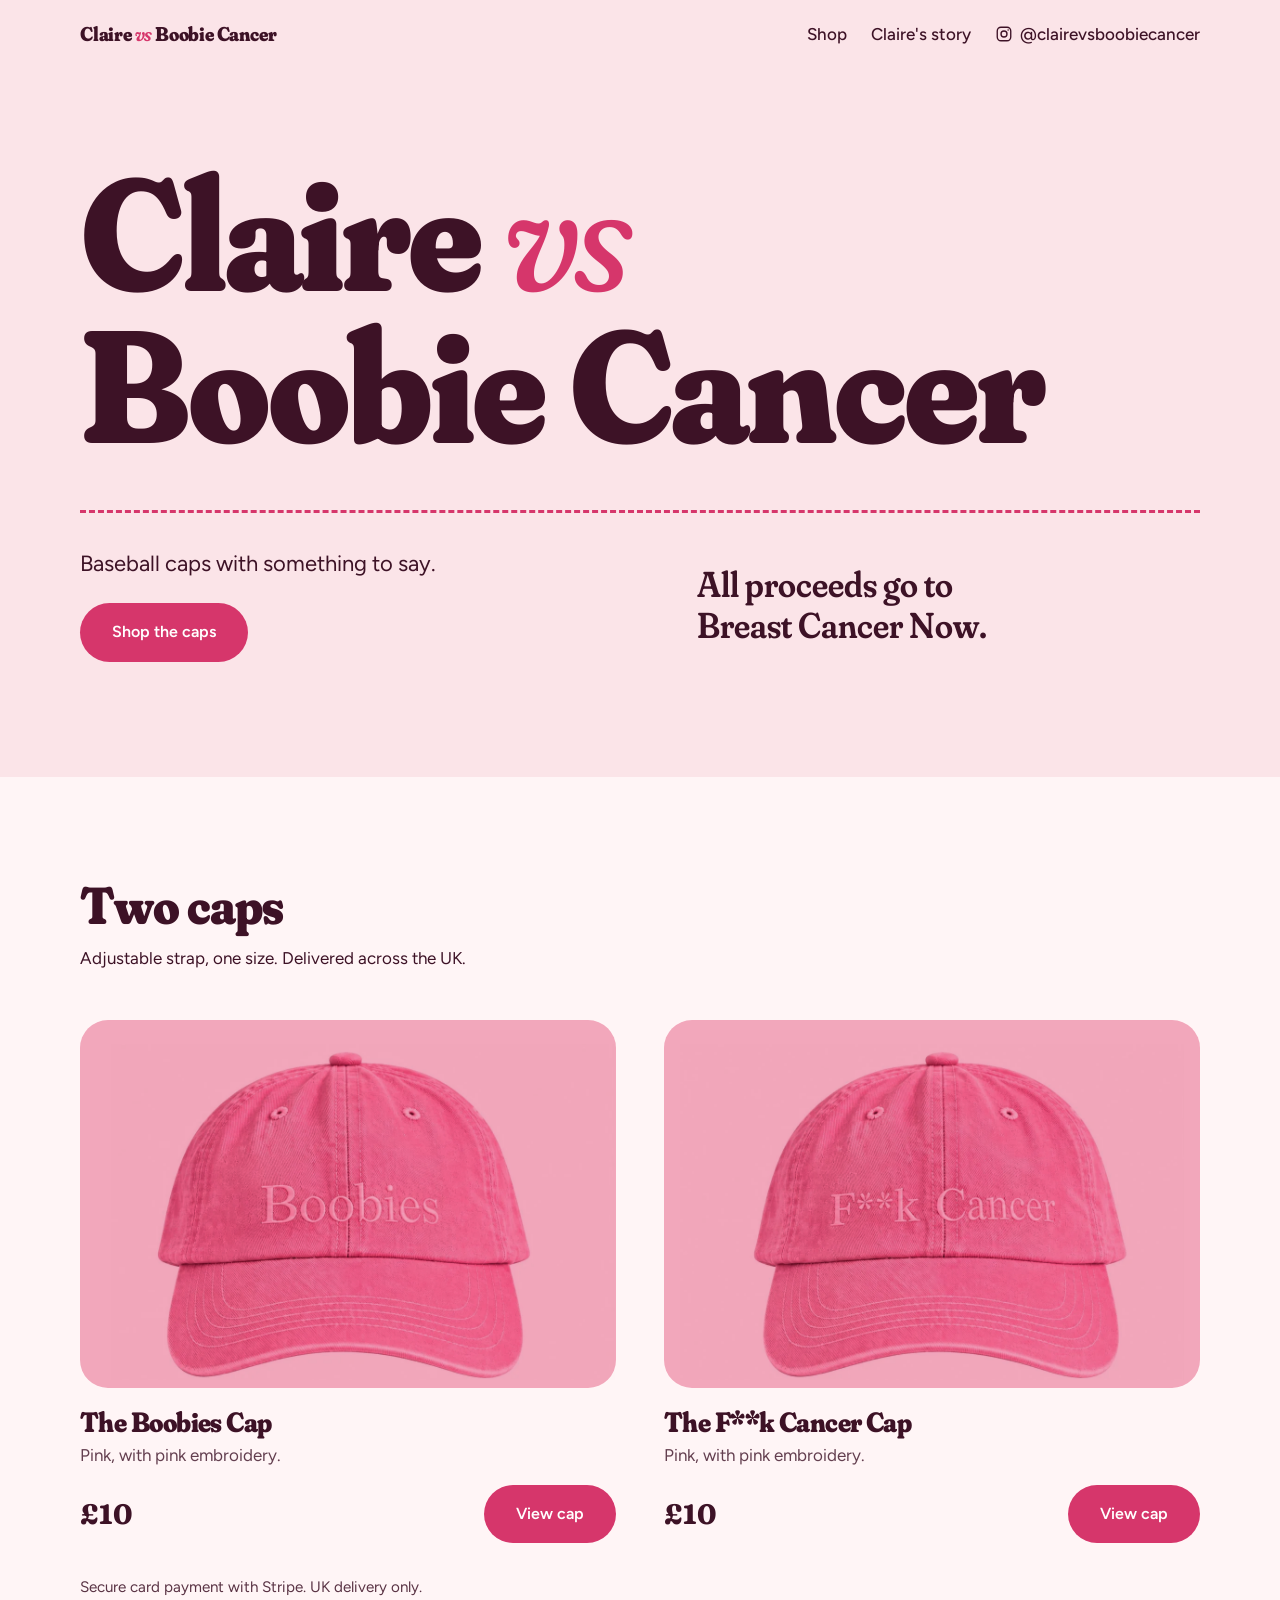
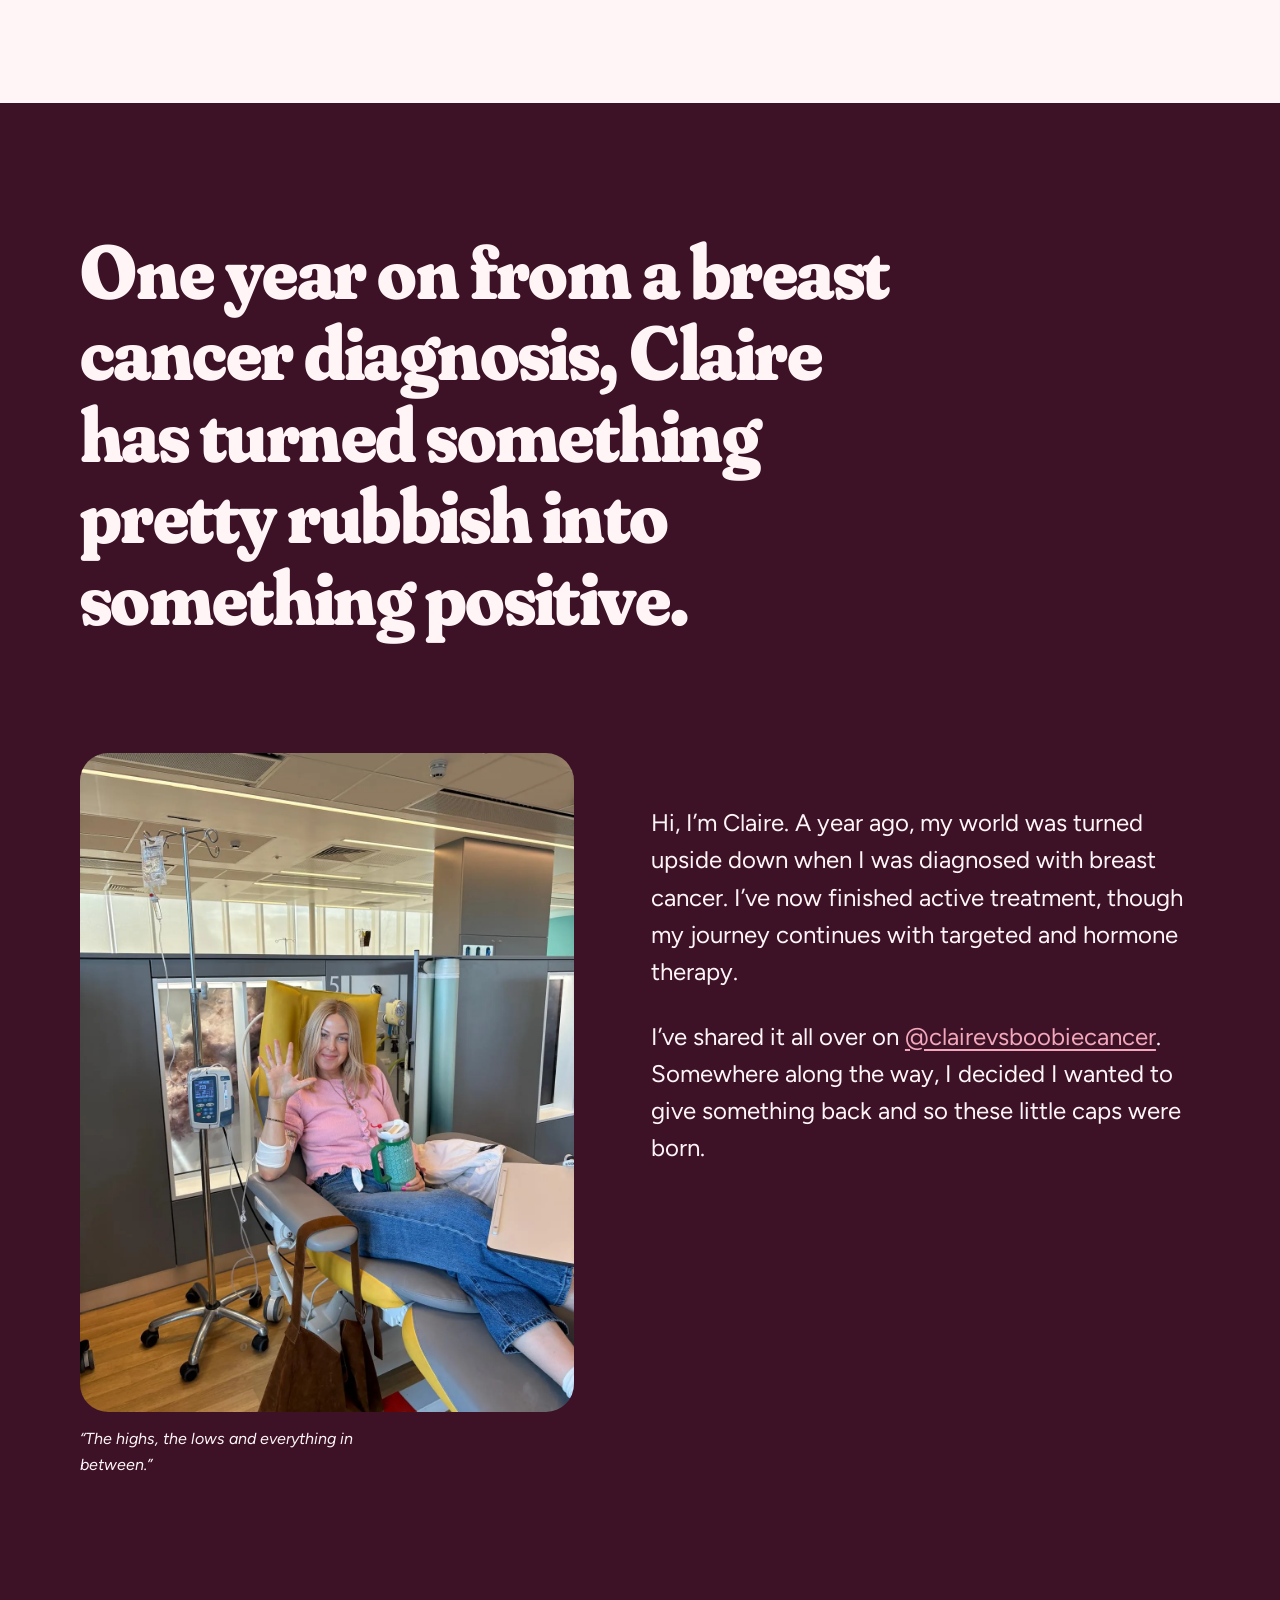
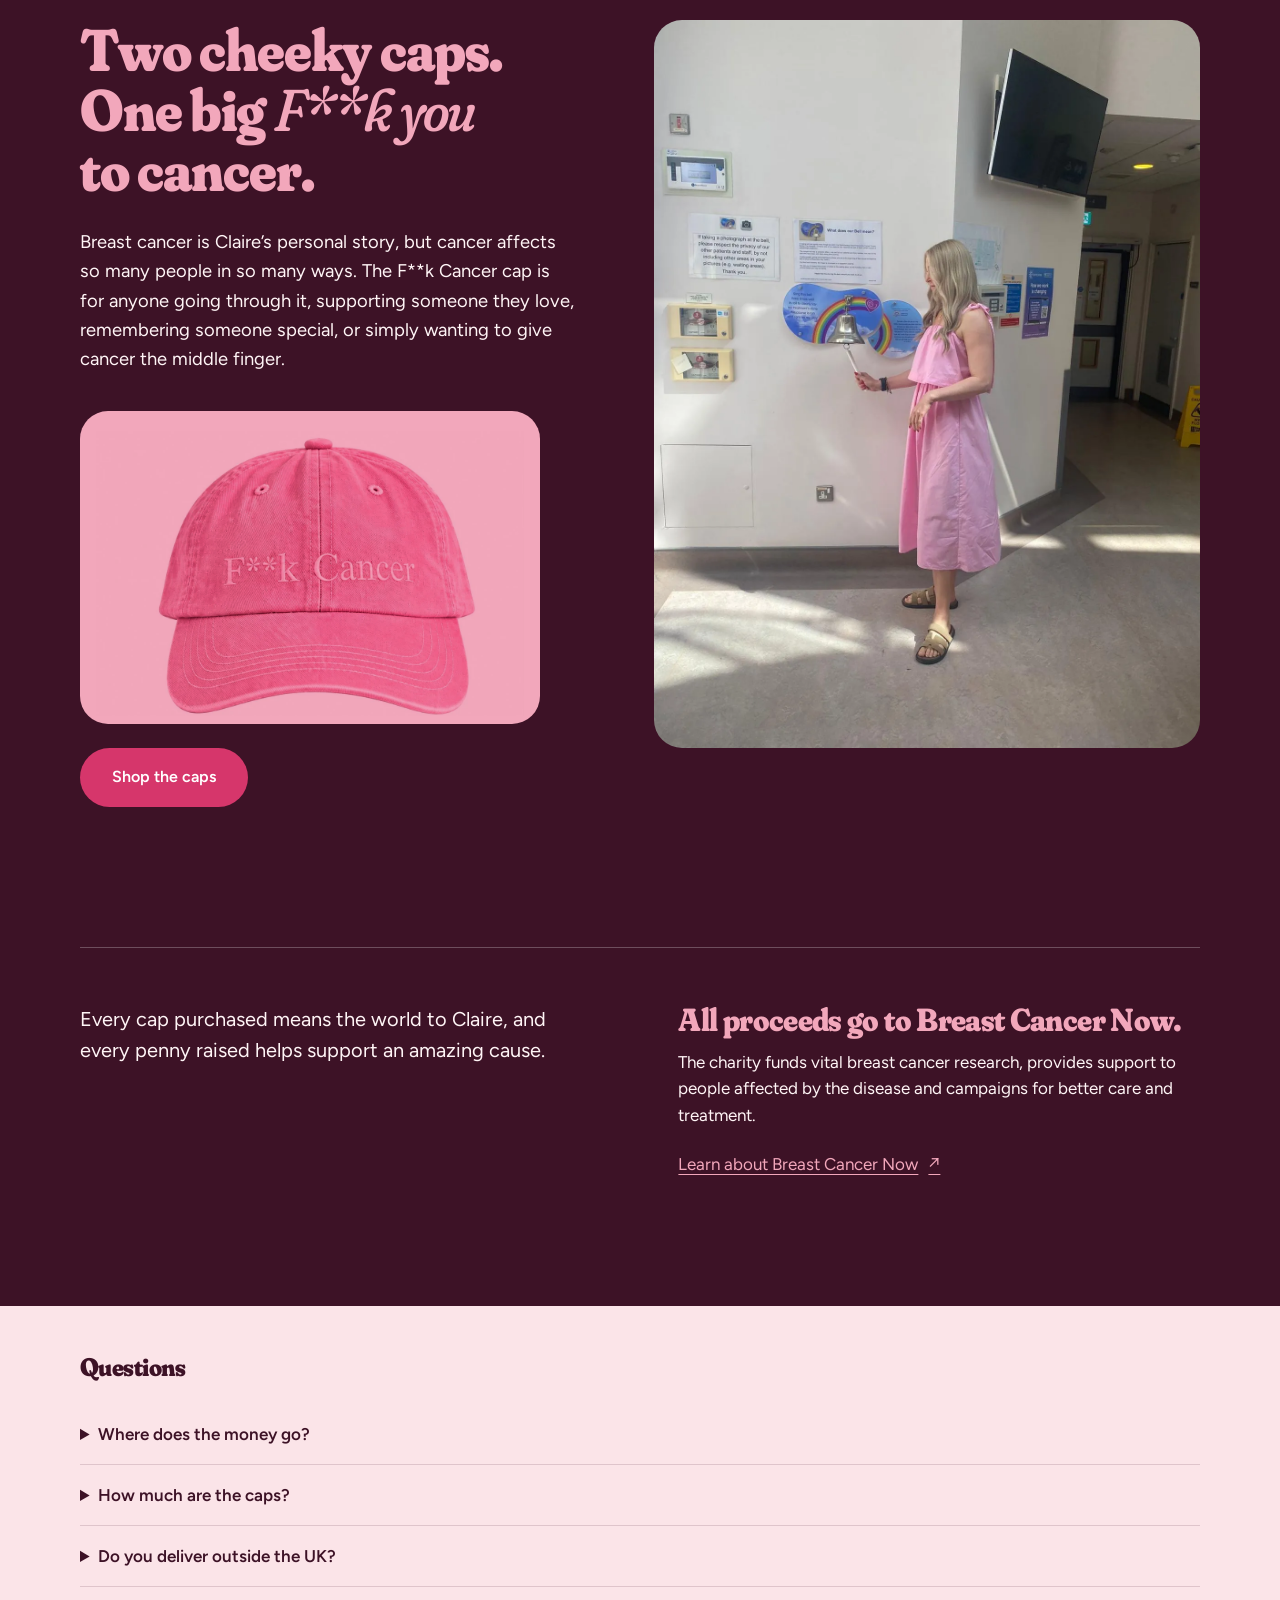
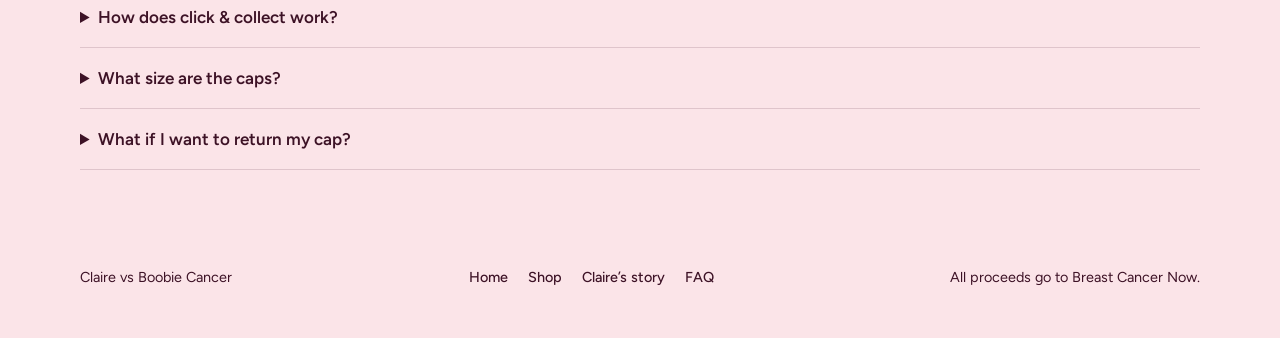
<file: index.html>
<!doctype html>
<html lang="en-GB">
<head>
<meta charset="utf-8">
<meta name="viewport" content="width=device-width, initial-scale=1">
<title>Claire vs Boobie Cancer | Charity Baseball Caps for Breast Cancer Now</title>
<meta name="description" content="Pink baseball caps with something to say: Boobies and F**k Cancer. £10, UK delivery. All proceeds go to Breast Cancer Now.">
<link rel="canonical" href="https://clairevsboobiecancer.com/">
<meta property="og:site_name" content="Claire vs Boobie Cancer">
<meta property="og:locale" content="en_GB">
<meta property="og:type" content="website">
<meta property="og:title" content="Claire vs Boobie Cancer | Charity Baseball Caps for Breast Cancer Now">
<meta property="og:description" content="Pink baseball caps with something to say: Boobies and F**k Cancer. £10, UK delivery. All proceeds go to Breast Cancer Now.">
<meta property="og:url" content="https://clairevsboobiecancer.com/">
<meta property="og:image" content="https://clairevsboobiecancer.com/images/og-image.jpeg">
<meta property="og:image:width" content="1200">
<meta property="og:image:height" content="630">
<meta name="twitter:card" content="summary_large_image">
<meta name="twitter:title" content="Claire vs Boobie Cancer | Charity Baseball Caps for Breast Cancer Now">
<meta name="twitter:description" content="Pink baseball caps with something to say: Boobies and F**k Cancer. £10, UK delivery. All proceeds go to Breast Cancer Now.">
<meta name="twitter:image" content="https://clairevsboobiecancer.com/images/og-image.jpeg">
<link rel="preconnect" href="https://fonts.googleapis.com">
<link rel="preconnect" href="https://fonts.gstatic.com" crossorigin>
<link rel="preload" as="style" href="https://fonts.googleapis.com/css2?family=Fraunces:opsz,wght,SOFT@9..144,400..900,100&family=Figtree:wght@400;500;600&display=swap" onload="this.onload=null;this.rel='stylesheet'">
<noscript><link rel="stylesheet" href="https://fonts.googleapis.com/css2?family=Fraunces:opsz,wght,SOFT@9..144,400..900,100&family=Figtree:wght@400;500;600&display=swap"></noscript>
<link rel="icon" href="favicon.svg" type="image/svg+xml">
<link rel="stylesheet" href="styles.css">
<script type="application/ld+json">
{
  "@context": "https://schema.org",
  "@graph": [
    {
      "@type": "Organization",
      "@id": "https://clairevsboobiecancer.com/#org",
      "name": "Claire vs Boobie Cancer",
      "url": "https://clairevsboobiecancer.com/",
      "logo": "https://clairevsboobiecancer.com/favicon.svg",
      "sameAs": [
        "https://instagram.com/clairevsboobiecancer"
      ]
    },
    {
      "@type": "WebSite",
      "@id": "https://clairevsboobiecancer.com/#site",
      "url": "https://clairevsboobiecancer.com/",
      "name": "Claire vs Boobie Cancer",
      "publisher": {
        "@id": "https://clairevsboobiecancer.com/#org"
      },
      "inLanguage": "en-GB"
    },
    {
      "@type": "FAQPage",
      "mainEntity": [
        {
          "@type": "Question",
          "name": "Where does the money go?",
          "acceptedAnswer": {
            "@type": "Answer",
            "text": "All proceeds from every cap go to Breast Cancer Now, the UK charity that funds breast cancer research and supports people affected by the disease."
          }
        },
        {
          "@type": "Question",
          "name": "How much are the caps?",
          "acceptedAnswer": {
            "@type": "Answer",
            "text": "Each cap is £10. Postage is added at checkout, and click & collect is free."
          }
        },
        {
          "@type": "Question",
          "name": "Do you deliver outside the UK?",
          "acceptedAnswer": {
            "@type": "Answer",
            "text": "Not at the moment. Delivery is UK only."
          }
        },
        {
          "@type": "Question",
          "name": "How does click & collect work?",
          "acceptedAnswer": {
            "@type": "Answer",
            "text": "Choose click & collect on the product page and pay at checkout. Claire will email you to arrange collection."
          }
        },
        {
          "@type": "Question",
          "name": "What size are the caps?",
          "acceptedAnswer": {
            "@type": "Answer",
            "text": "One size. Each pink baseball cap has an adjustable strap."
          }
        },
        {
          "@type": "Question",
          "name": "What if I want to return my cap?",
          "acceptedAnswer": {
            "@type": "Answer",
            "text": "Get in touch and Claire will sort it out."
          }
        }
      ]
    }
  ]
}
</script>
</head>
<body>

<header>
  <div class="wrap">
    <a class="wordmark" href="#top">Claire <i>vs</i> Boobie Cancer</a>
    <nav>
      <a href="#shop">Shop</a>
      <a href="#story">Claire's story</a>
      <a class="instagram-link" href="https://instagram.com/clairevsboobiecancer" target="_blank" rel="noopener noreferrer" aria-label="Follow Claire vs Boobie Cancer on Instagram">
        <svg viewBox="0 0 24 24" aria-hidden="true"><rect x="3" y="3" width="18" height="18" rx="5"></rect><circle cx="12" cy="12" r="4"></circle><circle class="instagram-dot" cx="17.5" cy="6.7" r="1"></circle></svg>
        <span>@clairevsboobiecancer</span>
      </a>
    </nav>
  </div>
</header>

<main id="top">
  <section class="hero">
    <div class="wrap">
      <h1><span>Claire <span class="vs">vs</span></span> <span>Boobie Cancer</span><span class="sr-only"> – charity baseball caps raising money for Breast Cancer Now</span></h1>
      <div class="hero-offer">
        <div>
          <p class="tagline">Baseball caps with something to say.</p>
          <a class="btn" href="#shop">Shop the caps</a>
        </div>
        <p class="charity-line">All proceeds go to Breast Cancer Now.</p>
      </div>
    </div>
  </section>

  <section class="shop" id="shop">
    <div class="wrap">
      <h2>Two caps</h2>
      <p class="lede">Adjustable strap, one size. Delivered across the UK.</p>
      <div class="grid">
        <article class="product">
          <a class="pic" href="boobies.html">
            <picture><source srcset="images/boobies_hat.webp" type="image/webp"><img src="images/boobies_hat.jpeg" alt="Pink Boobies embroidered baseball cap" width="1086" height="724" loading="lazy"></picture>
          </a>
          <h3><a href="boobies.html">The Boobies Cap</a></h3>
          <p class="meta">Pink, with pink embroidery.</p>
          <div class="row">
            <span class="price">£10</span>
            <a class="btn" href="boobies.html">View cap</a>
          </div>
        </article>
        <article class="product">
          <a class="pic" href="fck-cancer.html">
            <picture><source srcset="images/fck_hat.webp" type="image/webp"><img src="images/fck_hat.jpeg" alt="Pink F**k Cancer (fuck cancer) embroidered baseball cap" width="1086" height="724" loading="lazy"></picture>
          </a>
          <h3><a href="fck-cancer.html">The F**k Cancer Cap</a></h3>
          <p class="meta">Pink, with pink embroidery.</p>
          <div class="row">
            <span class="price">£10</span>
            <a class="btn" href="fck-cancer.html">View cap</a>
          </div>
        </article>
      </div>
      <p class="note">Secure card payment with Stripe. UK delivery only.</p>
    </div>
  </section>

  <section class="story" id="story">
    <div class="wrap">
      <h2 class="statement"><span class="sr-only">Claire’s story: </span>One year on from a breast cancer diagnosis, Claire has turned something pretty rubbish into something positive.</h2>

      <div class="chapter chapter-treatment">
        <figure class="story-photo">
          <picture><source srcset="images/claire_1.webp" type="image/webp"><img src="images/claire_1.jpeg" alt="Claire during active breast cancer treatment" width="1200" height="1600" loading="lazy"></picture>
          <figcaption>“The highs, the lows and everything in between.”</figcaption>
        </figure>
        <div class="story-copy">
          <p>Hi, I’m Claire. A year ago, my world was turned upside down when I was diagnosed with breast cancer. I’ve now finished active treatment, though my journey continues with targeted and hormone therapy.</p>
          <p>I’ve shared it all over on <a href="https://instagram.com/clairevsboobiecancer" target="_blank" rel="noopener noreferrer">@clairevsboobiecancer</a>. Somewhere along the way, I decided I wanted to give something back and so these little caps were born.</p>
        </div>
      </div>

      <div class="chapter chapter-caps">
        <figure class="story-photo">
          <picture><source srcset="images/claire_2.webp" type="image/webp"><img src="images/claire_2.jpeg" alt="Claire ringing the bell after completing active cancer treatment" width="1200" height="1600" loading="lazy"></picture>
        </figure>
        <div class="caps-copy">
          <h3>Two cheeky caps.<br>One big <em>F**k you</em><br>to cancer.</h3>
          <p>Breast cancer is Claire’s personal story, but cancer affects so many people in so many ways. The F**k Cancer cap is for anyone going through it, supporting someone they love, remembering someone special, or simply wanting to give cancer the middle finger.</p>
          <a class="caps-pic" href="fck-cancer.html">
            <picture><source srcset="images/fck_hat.webp" type="image/webp"><img src="images/fck_hat.jpeg" alt="Pink F**k Cancer (fuck cancer) embroidered baseball cap" width="1086" height="724" loading="lazy"></picture>
          </a>
          <a class="btn" href="#shop">Shop the caps</a>
        </div>
      </div>

      <div class="story-close">
        <p>Every cap purchased means the world to Claire, and every penny raised helps support an amazing cause.</p>
        <div>
          <h3>All proceeds go to Breast Cancer Now.</h3>
          <p>The charity funds vital breast cancer research, provides support to people affected by the disease and campaigns for better care and treatment.</p>
          <a class="charity-link" href="https://breastcancernow.org" target="_blank" rel="noopener noreferrer">Learn about Breast Cancer Now <span aria-hidden="true">↗</span></a>
        </div>
      </div>
    </div>
  </section>
  <section class="faq" id="faq">
    <div class="wrap">
      <h2>Questions</h2>
      <details><summary>Where does the money go?</summary><p>All proceeds from every cap go to Breast Cancer Now, the UK charity that funds breast cancer research and supports people affected by the disease.</p></details>
      <details><summary>How much are the caps?</summary><p>Each cap is £10. Postage is added at checkout, and click &amp; collect is free.</p></details>
      <details><summary>Do you deliver outside the UK?</summary><p>Not at the moment. Delivery is UK only.</p></details>
      <details><summary>How does click &amp; collect work?</summary><p>Choose click &amp; collect on the product page and pay at checkout. Claire will email you to arrange collection.</p></details>
      <details><summary>What size are the caps?</summary><p>One size. Each pink baseball cap has an adjustable strap.</p></details>
      <details><summary>What if I want to return my cap?</summary><p>Get in touch and Claire will sort it out.</p></details>
    </div>
  </section>
</main>

<footer>
  <div class="wrap">
    <span>Claire vs Boobie Cancer</span>
    <nav class="foot-nav"><a href="index.html">Home</a><a href="index.html#shop">Shop</a><a href="index.html#story">Claire’s story</a><a href="index.html#faq">FAQ</a></nav>
    <span>All proceeds go to Breast Cancer Now.</span>
  </div>
</footer>

</body>
</html>
</file>
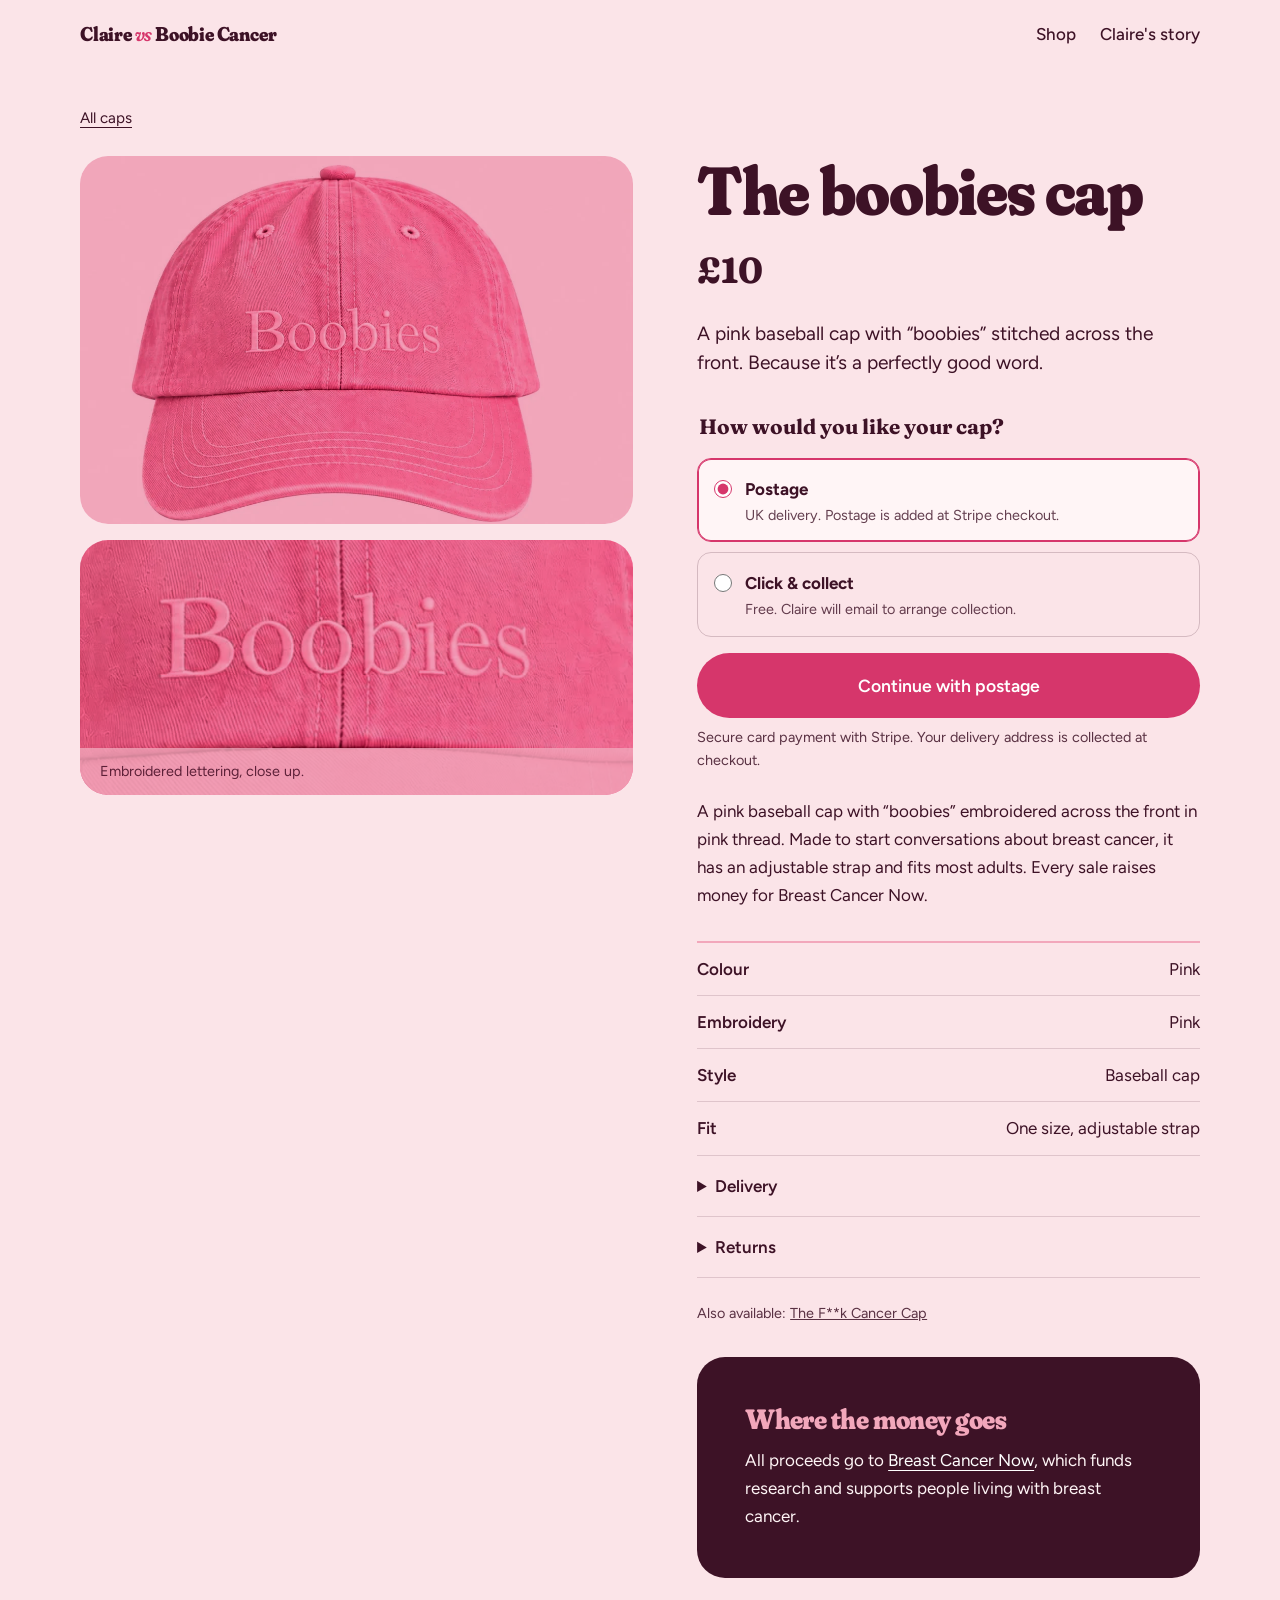
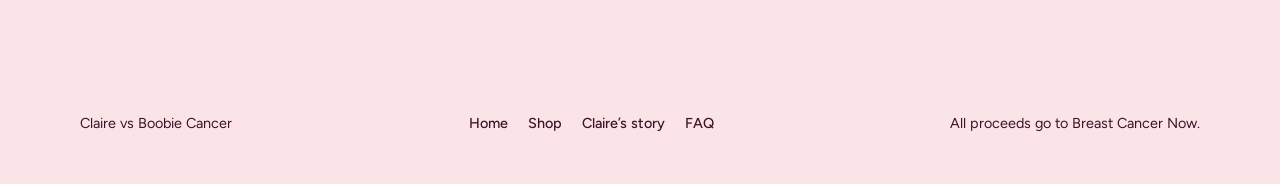
<file: boobies.html>
<!doctype html>
<html lang="en-GB">
<head>
<meta charset="utf-8">
<meta name="viewport" content="width=device-width, initial-scale=1">
<title>Pink Boobies Baseball Cap | Breast Cancer Charity Cap £10</title>
<meta name="description" content="Pink “Boobies” embroidered baseball cap for £10. Adjustable, one size, UK delivery or click &amp; collect. All proceeds go to Breast Cancer Now.">
<link rel="canonical" href="https://clairevsboobiecancer.com/boobies.html">
<meta property="og:site_name" content="Claire vs Boobie Cancer">
<meta property="og:locale" content="en_GB">
<meta property="og:type" content="product">
<meta property="og:title" content="Pink Boobies Baseball Cap | Breast Cancer Charity Cap £10">
<meta property="og:description" content="Pink “Boobies” embroidered baseball cap for £10. Adjustable, one size, UK delivery or click &amp; collect. All proceeds go to Breast Cancer Now.">
<meta property="og:url" content="https://clairevsboobiecancer.com/boobies.html">
<meta property="og:image" content="https://clairevsboobiecancer.com/images/og-image.jpeg">
<meta property="og:image:width" content="1200">
<meta property="og:image:height" content="630">
<meta name="twitter:card" content="summary_large_image">
<meta name="twitter:title" content="Pink Boobies Baseball Cap | Breast Cancer Charity Cap £10">
<meta name="twitter:description" content="Pink “Boobies” embroidered baseball cap for £10. Adjustable, one size, UK delivery or click &amp; collect. All proceeds go to Breast Cancer Now.">
<meta name="twitter:image" content="https://clairevsboobiecancer.com/images/og-image.jpeg">
<link rel="preconnect" href="https://fonts.googleapis.com">
<link rel="preconnect" href="https://fonts.gstatic.com" crossorigin>
<link rel="preload" as="style" href="https://fonts.googleapis.com/css2?family=Fraunces:opsz,wght,SOFT@9..144,400..900,100&family=Figtree:wght@400;500;600&display=swap" onload="this.onload=null;this.rel='stylesheet'">
<noscript><link rel="stylesheet" href="https://fonts.googleapis.com/css2?family=Fraunces:opsz,wght,SOFT@9..144,400..900,100&family=Figtree:wght@400;500;600&display=swap"></noscript>
<link rel="icon" href="favicon.svg" type="image/svg+xml">
<link rel="stylesheet" href="styles.css">
<script type="application/ld+json">
{
  "@context": "https://schema.org",
  "@type": "Product",
  "name": "The Boobies Cap",
  "description": "A pink baseball cap with “boobies” embroidered across the front in pink thread. Made to start conversations about breast cancer, it has an adjustable strap and fits most adults. Every sale raises money for Breast Cancer Now.",
  "image": [
    "https://clairevsboobiecancer.com/images/boobies_hat.jpeg"
  ],
  "sku": "boobies",
  "color": "Pink",
  "brand": {
    "@type": "Brand",
    "name": "Claire vs Boobie Cancer"
  },
  "offers": {
    "@type": "Offer",
    "url": "https://clairevsboobiecancer.com/boobies.html",
    "priceCurrency": "GBP",
    "price": "10.00",
    "availability": "https://schema.org/InStock",
    "itemCondition": "https://schema.org/NewCondition",
    "seller": {
      "@type": "Organization",
      "@id": "https://clairevsboobiecancer.com/#org",
      "name": "Claire vs Boobie Cancer",
      "url": "https://clairevsboobiecancer.com/",
      "logo": "https://clairevsboobiecancer.com/favicon.svg",
      "sameAs": [
        "https://instagram.com/clairevsboobiecancer"
      ]
    },
    "shippingDetails": {
      "@type": "OfferShippingDetails",
      "shippingDestination": {
        "@type": "DefinedRegion",
        "addressCountry": "GB"
      }
    }
  }
}
</script>
<script type="application/ld+json">
{
  "@context": "https://schema.org",
  "@type": "BreadcrumbList",
  "itemListElement": [
    {
      "@type": "ListItem",
      "position": 1,
      "name": "Home",
      "item": "https://clairevsboobiecancer.com/"
    },
    {
      "@type": "ListItem",
      "position": 2,
      "name": "The Boobies Cap",
      "item": "https://clairevsboobiecancer.com/boobies.html"
    }
  ]
}
</script>
</head>
<body>
<header>
  <div class="wrap">
    <a class="wordmark" href="index.html">Claire <i>vs</i> Boobie Cancer</a>
    <nav><a href="index.html#shop">Shop</a><a href="index.html#story">Claire's story</a></nav>
  </div>
</header>
<main class="product-page">
  <div class="wrap">
    <p class="crumb"><a href="index.html#shop">All caps</a></p>
    <div class="pdp">
      <div class="gallery" style="--bg:#f2a7bb">
        <figure>
          <picture><source srcset="images/boobies_hat.webp" type="image/webp"><img src="images/boobies_hat.jpeg" alt="Pink Boobies embroidered baseball cap" width="1086" height="724"></picture>
        </figure>
        <figure class="zoom">
          <picture><source srcset="images/boobies_hat.webp" type="image/webp"><img src="images/boobies_hat.jpeg" alt="Close-up of the embroidered “Boobies” lettering" width="1086" height="724" style="transform-origin:47% 48%"></picture>
          <figcaption>Embroidered lettering, close up.</figcaption>
        </figure>
      </div>
      <div>
        <h1>The boobies cap</h1>
        <span class="price">£10</span>
        <p class="lead">A pink baseball cap with “boobies” stitched across the front. Because it’s a perfectly good word.</p>
        <form class="fulfilment" data-product="boobies">
          <fieldset>
            <legend>How would you like your cap?</legend>
            <label class="fulfilment-option">
              <input type="radio" name="boobies-fulfilment" value="postage" checked data-checkout-url="https://buy.stripe.com/cNi3cu12a5C534x7JQ7ok01">
              <span><strong>Postage</strong><small>UK delivery. Postage is added at Stripe checkout.</small></span>
            </label>
            <label class="fulfilment-option">
              <input type="radio" name="boobies-fulfilment" value="collection" data-checkout-url="https://buy.stripe.com/aFa6oG8uC2pTbB3aW27ok00">
              <span><strong>Click & collect</strong><small>Free. Claire will email to arrange collection.</small></span>
            </label>
          </fieldset>
          <a class="btn checkout-button" href="https://buy.stripe.com/cNi3cu12a5C534x7JQ7ok01" data-stripe="boobies">Continue with postage</a>
          <p class="small fulfilment-note" aria-live="polite">Secure card payment with Stripe. Your delivery address is collected at checkout.</p>
        </form>
        <p class="about">A pink baseball cap with “boobies” embroidered across the front in pink thread. Made to start conversations about breast cancer, it has an adjustable strap and fits most adults. Every sale raises money for Breast Cancer Now.</p>
        <ul class="specs">
          <li><span>Colour</span><span>Pink</span></li>
          <li><span>Embroidery</span><span>Pink</span></li>
          <li><span>Style</span><span>Baseball cap</span></li>
          <li><span>Fit</span><span>One size, adjustable strap</span></li>
        </ul>
                <details><summary>Delivery</summary><p>UK delivery only. Delivery cost and timing are shown at checkout.</p></details>
        <details><summary>Returns</summary><p>Not right? Get in touch and we’ll sort it out.</p></details>
        <p class="small other-cap">Also available: <a href="fck-cancer.html">The F**k Cancer Cap</a></p>
        <aside class="charity">
          <h3>Where the money goes</h3>
          <p>All proceeds go to <a href="https://breastcancernow.org" rel="noopener">Breast Cancer Now</a>, which funds research and supports people living with breast cancer.</p>
        </aside>
      </div>
    </div>
  </div>
</main>
<footer>
  <div class="wrap">
    <span>Claire vs Boobie Cancer</span>
    <nav class="foot-nav"><a href="index.html">Home</a><a href="index.html#shop">Shop</a><a href="index.html#story">Claire’s story</a><a href="index.html#faq">FAQ</a></nav>
    <span>All proceeds go to Breast Cancer Now.</span>
  </div>
</footer>
<script>
document.querySelectorAll('.fulfilment').forEach((form) => {
  const button = form.querySelector('.checkout-button');
  const note = form.querySelector('.fulfilment-note');
  form.querySelectorAll('input[type="radio"]').forEach((option) => option.addEventListener('change', () => {
    const collecting = option.value === 'collection';
    button.href = option.dataset.checkoutUrl;
    button.textContent = collecting ? 'Continue with click & collect' : 'Continue with postage';
    note.textContent = collecting ? 'Secure card payment with Stripe. Claire will email you to arrange collection.' : 'Secure card payment with Stripe. Your delivery address is collected at checkout.';
  }));
});
</script>
</body>
</html>
</file>
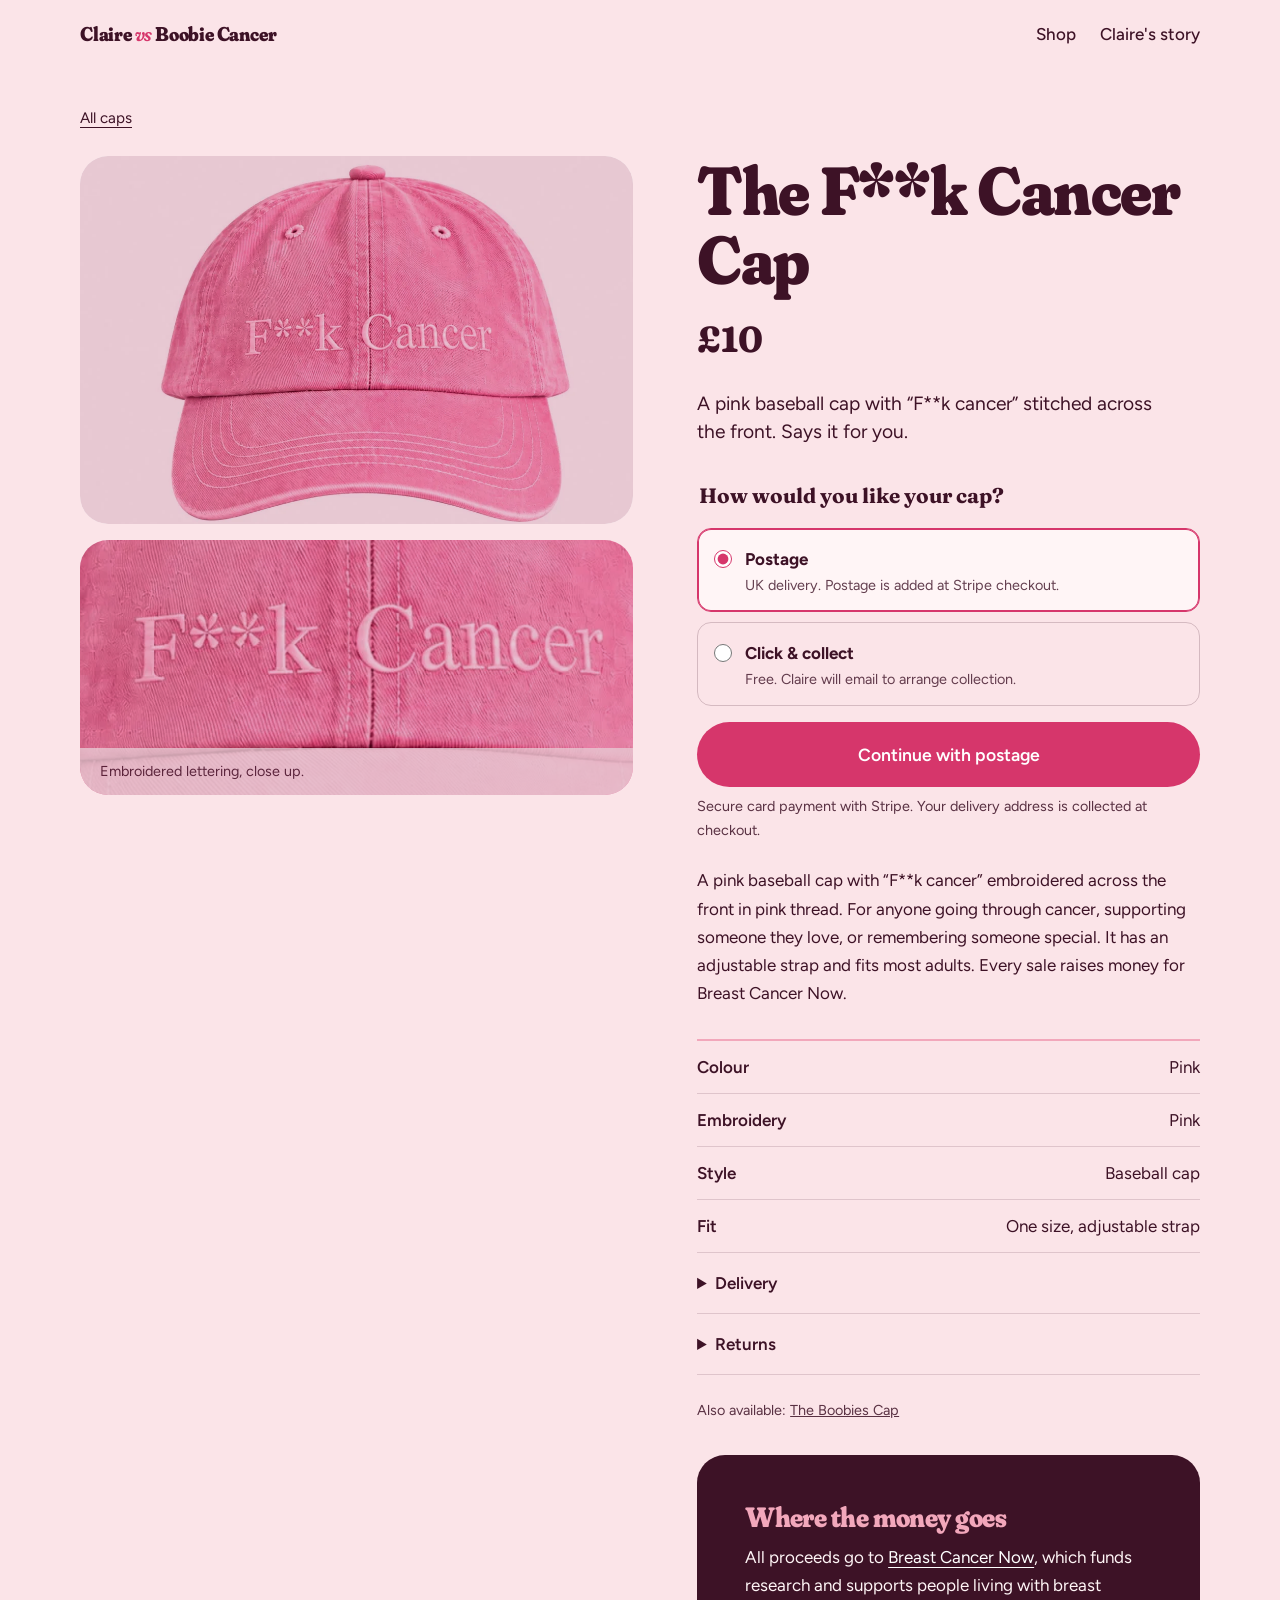
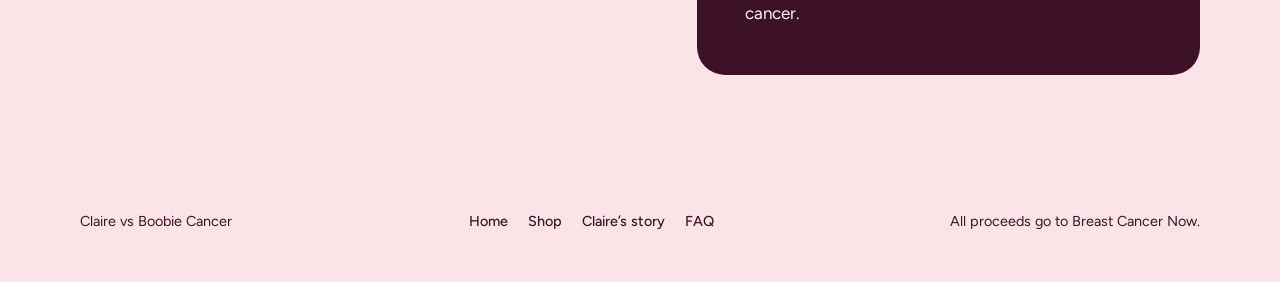
<file: fck-cancer.html>
<!doctype html>
<html lang="en-GB">
<head>
<meta charset="utf-8">
<meta name="viewport" content="width=device-width, initial-scale=1">
<title>F**k Cancer Baseball Cap (Fuck Cancer Cap) | Charity Cap £10</title>
<meta name="description" content="Pink “F**k Cancer” embroidered baseball cap for £10 – a fuck cancer hat for anyone affected. UK delivery or click &amp; collect. All proceeds go to Breast Cancer Now.">
<link rel="canonical" href="https://clairevsboobiecancer.com/fck-cancer.html">
<meta property="og:site_name" content="Claire vs Boobie Cancer">
<meta property="og:locale" content="en_GB">
<meta property="og:type" content="product">
<meta property="og:title" content="F**k Cancer Baseball Cap (Fuck Cancer Cap) | Charity Cap £10">
<meta property="og:description" content="Pink “F**k Cancer” embroidered baseball cap for £10 – a fuck cancer hat for anyone affected. UK delivery or click &amp; collect. All proceeds go to Breast Cancer Now.">
<meta property="og:url" content="https://clairevsboobiecancer.com/fck-cancer.html">
<meta property="og:image" content="https://clairevsboobiecancer.com/images/og-image.jpeg">
<meta property="og:image:width" content="1200">
<meta property="og:image:height" content="630">
<meta name="twitter:card" content="summary_large_image">
<meta name="twitter:title" content="F**k Cancer Baseball Cap (Fuck Cancer Cap) | Charity Cap £10">
<meta name="twitter:description" content="Pink “F**k Cancer” embroidered baseball cap for £10 – a fuck cancer hat for anyone affected. UK delivery or click &amp; collect. All proceeds go to Breast Cancer Now.">
<meta name="twitter:image" content="https://clairevsboobiecancer.com/images/og-image.jpeg">
<link rel="preconnect" href="https://fonts.googleapis.com">
<link rel="preconnect" href="https://fonts.gstatic.com" crossorigin>
<link rel="preload" as="style" href="https://fonts.googleapis.com/css2?family=Fraunces:opsz,wght,SOFT@9..144,400..900,100&family=Figtree:wght@400;500;600&display=swap" onload="this.onload=null;this.rel='stylesheet'">
<noscript><link rel="stylesheet" href="https://fonts.googleapis.com/css2?family=Fraunces:opsz,wght,SOFT@9..144,400..900,100&family=Figtree:wght@400;500;600&display=swap"></noscript>
<link rel="icon" href="favicon.svg" type="image/svg+xml">
<link rel="stylesheet" href="styles.css">
<script type="application/ld+json">
{
  "@context": "https://schema.org",
  "@type": "Product",
  "name": "The F**k Cancer Cap",
  "description": "A pink baseball cap with “F**k cancer” embroidered across the front in pink thread. For anyone going through cancer, supporting someone they love, or remembering someone special. It has an adjustable strap and fits most adults. Every sale raises money for Breast Cancer Now.",
  "image": [
    "https://clairevsboobiecancer.com/images/fck_hat.jpeg"
  ],
  "sku": "fck-cancer",
  "color": "Pink",
  "brand": {
    "@type": "Brand",
    "name": "Claire vs Boobie Cancer"
  },
  "offers": {
    "@type": "Offer",
    "url": "https://clairevsboobiecancer.com/fck-cancer.html",
    "priceCurrency": "GBP",
    "price": "10.00",
    "availability": "https://schema.org/InStock",
    "itemCondition": "https://schema.org/NewCondition",
    "seller": {
      "@type": "Organization",
      "@id": "https://clairevsboobiecancer.com/#org",
      "name": "Claire vs Boobie Cancer",
      "url": "https://clairevsboobiecancer.com/",
      "logo": "https://clairevsboobiecancer.com/favicon.svg",
      "sameAs": [
        "https://instagram.com/clairevsboobiecancer"
      ]
    },
    "shippingDetails": {
      "@type": "OfferShippingDetails",
      "shippingDestination": {
        "@type": "DefinedRegion",
        "addressCountry": "GB"
      }
    }
  }
}
</script>
<script type="application/ld+json">
{
  "@context": "https://schema.org",
  "@type": "BreadcrumbList",
  "itemListElement": [
    {
      "@type": "ListItem",
      "position": 1,
      "name": "Home",
      "item": "https://clairevsboobiecancer.com/"
    },
    {
      "@type": "ListItem",
      "position": 2,
      "name": "The F**k Cancer Cap",
      "item": "https://clairevsboobiecancer.com/fck-cancer.html"
    }
  ]
}
</script>
</head>
<body>
<header>
  <div class="wrap">
    <a class="wordmark" href="index.html">Claire <i>vs</i> Boobie Cancer</a>
    <nav><a href="index.html#shop">Shop</a><a href="index.html#story">Claire's story</a></nav>
  </div>
</header>
<main class="product-page">
  <div class="wrap">
    <p class="crumb"><a href="index.html#shop">All caps</a></p>
    <div class="pdp">
      <div class="gallery" style="--bg:#e8c9d3">
        <figure>
          <picture><source srcset="images/fck_hat.webp" type="image/webp"><img src="images/fck_hat.jpeg" alt="Pink F**k Cancer (fuck cancer) embroidered baseball cap" width="1086" height="724"></picture>
        </figure>
        <figure class="zoom">
          <picture><source srcset="images/fck_hat.webp" type="image/webp"><img src="images/fck_hat.jpeg" alt="Close-up of the embroidered “F**k Cancer” lettering" width="1086" height="724" style="transform-origin:52% 48%"></picture>
          <figcaption>Embroidered lettering, close up.</figcaption>
        </figure>
      </div>
      <div>
        <h1>The F**k Cancer Cap</h1>
        <span class="price">£10</span>
        <p class="lead">A pink baseball cap with “F**k cancer” stitched across the front. Says it for you.</p>
        <form class="fulfilment" data-product="fck-cancer">
          <fieldset>
            <legend>How would you like your cap?</legend>
            <label class="fulfilment-option">
              <input type="radio" name="fck-cancer-fulfilment" value="postage" checked data-checkout-url="https://buy.stripe.com/5kQ00ieT07Kd7kNd4a7ok03">
              <span><strong>Postage</strong><small>UK delivery. Postage is added at Stripe checkout.</small></span>
            </label>
            <label class="fulfilment-option">
              <input type="radio" name="fck-cancer-fulfilment" value="collection" data-checkout-url="https://buy.stripe.com/cNi8wOaCK0hL9sV3tA7ok02">
              <span><strong>Click & collect</strong><small>Free. Claire will email to arrange collection.</small></span>
            </label>
          </fieldset>
          <a class="btn checkout-button" href="https://buy.stripe.com/5kQ00ieT07Kd7kNd4a7ok03" data-stripe="fck-cancer">Continue with postage</a>
          <p class="small fulfilment-note" aria-live="polite">Secure card payment with Stripe. Your delivery address is collected at checkout.</p>
        </form>
        <p class="about">A pink baseball cap with “F**k cancer” embroidered across the front in pink thread. For anyone going through cancer, supporting someone they love, or remembering someone special. It has an adjustable strap and fits most adults. Every sale raises money for Breast Cancer Now.</p>
        <ul class="specs">
          <li><span>Colour</span><span>Pink</span></li>
          <li><span>Embroidery</span><span>Pink</span></li>
          <li><span>Style</span><span>Baseball cap</span></li>
          <li><span>Fit</span><span>One size, adjustable strap</span></li>
        </ul>
                <details><summary>Delivery</summary><p>UK delivery only. Delivery cost and timing are shown at checkout.</p></details>
        <details><summary>Returns</summary><p>Not right? Get in touch and we’ll sort it out.</p></details>
        <p class="small other-cap">Also available: <a href="boobies.html">The Boobies Cap</a></p>
        <aside class="charity">
          <h3>Where the money goes</h3>
          <p>All proceeds go to <a href="https://breastcancernow.org" rel="noopener">Breast Cancer Now</a>, which funds research and supports people living with breast cancer.</p>
        </aside>
      </div>
    </div>
  </div>
</main>
<footer>
  <div class="wrap">
    <span>Claire vs Boobie Cancer</span>
    <nav class="foot-nav"><a href="index.html">Home</a><a href="index.html#shop">Shop</a><a href="index.html#story">Claire’s story</a><a href="index.html#faq">FAQ</a></nav>
    <span>All proceeds go to Breast Cancer Now.</span>
  </div>
</footer>
<script>
document.querySelectorAll('.fulfilment').forEach((form) => {
  const button = form.querySelector('.checkout-button');
  const note = form.querySelector('.fulfilment-note');
  form.querySelectorAll('input[type="radio"]').forEach((option) => option.addEventListener('change', () => {
    const collecting = option.value === 'collection';
    button.href = option.dataset.checkoutUrl;
    button.textContent = collecting ? 'Continue with click & collect' : 'Continue with postage';
    note.textContent = collecting ? 'Secure card payment with Stripe. Claire will email you to arrange collection.' : 'Secure card payment with Stripe. Your delivery address is collected at checkout.';
  }));
});
</script>
</body>
</html>
</file>
<file: styles.css>
:root {
  --blush: #fbe4e8;
  --petal: #fff5f6;
  --rose: #d6366b;
  --rose-deep: #a8204f;
  --pink: #f2a7bb;
  --berry: #3d1226;
  --display: "Fraunces", Georgia, serif;
  --body: "Figtree", system-ui, sans-serif;
}
* { box-sizing: border-box; margin: 0; }
html { scroll-behavior: smooth; }
body {
  background: var(--blush);
  color: var(--berry);
  font: 400 1.0625rem/1.65 var(--body);
  -webkit-font-smoothing: antialiased;
}
a { color: inherit; }
:focus-visible { outline: 3px solid var(--rose); outline-offset: 3px; border-radius: 4px; }
.wrap { width: min(1120px, 100% - 32px); margin-inline: auto; }

h1, h2, h3, .wordmark {
  font-family: var(--display);
  font-variation-settings: "SOFT" 100, "opsz" 144;
  font-weight: 800;
  line-height: 1.02;
  letter-spacing: -0.02em;
}

/* header */
header { padding: 20px 0; }
header .wrap { display: flex; justify-content: space-between; align-items: center; gap: 16px; }
.wordmark { text-wrap: balance; font-size: 1.25rem; text-decoration: none; letter-spacing: -0.01em; }
.wordmark i { font-style: italic; color: var(--rose); font-weight: 600; }
nav { align-items: center; display: flex; }
nav a { text-decoration: none; font-weight: 500; margin-left: 24px; white-space: nowrap; }
.instagram-link { align-items: center; display: inline-flex; gap: 7px; }
.instagram-link svg { fill: none; height: 18px; stroke: currentColor; stroke-width: 1.8; width: 18px; }
.instagram-link .instagram-dot { fill: currentColor; stroke: none; }
@media (max-width: 720px) { .instagram-link span { display: none; } }
@media (max-width: 520px) { .wordmark { font-size: 1.05rem; } nav a { margin-left: 14px; font-size: .95rem; } }
nav a:hover { color: var(--rose-deep); text-decoration: underline; text-underline-offset: 4px; }

/* hero */
.hero { padding: clamp(40px, 7vw, 96px) 0 clamp(56px, 9vw, 120px); }
.hero h1 { font-size: clamp(2.6rem, 13.5vw, 10rem); line-height: .95; }
.hero h1 > span { display: block; }
.hero h1 .vs { display: inline; font-style: italic; font-weight: 400; color: var(--rose); }
.hero-offer {
  display: grid; grid-template-columns: 1.1fr 1fr; gap: 24px clamp(24px, 5vw, 64px); align-items: center;
  margin-top: clamp(28px, 4vw, 48px); padding-top: clamp(24px, 3vw, 36px);
  border-top: 3px dashed var(--rose);
}
.hero .tagline { text-wrap: balance; max-width: 28ch; margin-bottom: 24px; font-size: 1.375rem; line-height: 1.4; }
.hero .charity-line { text-wrap: balance; max-width: 22ch; font-family: var(--display); font-variation-settings: "SOFT" 100, "opsz" 144; font-weight: 600; font-size: clamp(1.5rem, 3vw, 2.25rem); line-height: 1.15; }
.btn {
  display: inline-block; background: var(--rose); color: #fff; font-weight: 600;
  padding: 16px 32px; border-radius: 999px; text-decoration: none; border: 0;
  transition: background .2s, transform .2s; cursor: pointer; font-size: 1rem; font-family: inherit;
}
.btn:hover { background: var(--rose-deep); transform: translateY(-2px); }

/* shop */
.shop { background: var(--petal); padding: clamp(56px, 8vw, 104px) 0; }
.shop h2, .story h2 { font-size: clamp(2rem, 4.5vw, 3.25rem); }
.shop .lede { margin: 12px 0 48px; max-width: 52ch; }
.grid { display: grid; grid-template-columns: repeat(2, 1fr); gap: clamp(20px, 4vw, 48px); }
.product { display: flex; flex-direction: column; }
.product .pic { border-radius: 28px; padding: 24px 16px 8px; }
.product:nth-child(1) .pic { background: var(--pink); }
.product:nth-child(2) .pic { background: var(--pink); }
.product:nth-child(1) .pic img { transform: translateX(2.9%); }
.product h3 { font-size: 1.75rem; margin: 20px 0 4px; }
.product .meta { opacity: .8; }
.product .row { display: flex; align-items: center; justify-content: space-between; gap: 16px; margin-top: 16px; }
.price { font-family: var(--display); font-size: 1.75rem; font-weight: 700; font-variation-settings: "SOFT" 100; }
.note { margin-top: 32px; font-size: .95rem; opacity: .85; }

/* story */
.story { background: var(--berry); color: var(--petal); padding: clamp(64px, 10vw, 136px) 0; }
.story .statement { font: 800 clamp(2.1rem, 6vw, 5rem)/1.06 var(--display); font-variation-settings: "SOFT" 100, "opsz" 144; letter-spacing: -0.02em; max-width: 18ch; text-wrap: balance; margin-bottom: clamp(56px, 9vw, 120px); }
.chapter { display: grid; gap: clamp(28px, 6vw, 96px); align-items: start; }
.chapter-treatment { grid-template-columns: minmax(0, .9fr) minmax(0, 1fr); margin-bottom: clamp(72px, 11vw, 150px); }
.chapter-caps { grid-template-columns: minmax(0, 1fr) minmax(0, 1.1fr); margin-bottom: clamp(72px, 11vw, 150px); }
.chapter-caps .caps-copy { grid-column: 1; grid-row: 1; }
.chapter-caps .story-photo { grid-column: 2; grid-row: 1; }
.story-photo { margin: 0; }
.story-photo img { display: block; width: 100%; height: auto; aspect-ratio: 3 / 4; object-fit: cover; border-radius: 28px; }
.story-photo figcaption { font-size: 1rem; font-style: italic; margin-top: 14px; max-width: 32ch; }
.story-copy { font-size: clamp(1.2rem, 1.9vw, 1.5rem); line-height: 1.55; max-width: 40ch; padding-top: clamp(0px, 4vw, 56px); }
.story-copy p + p { margin-top: 1.15em; }
.story-copy a, .charity-link { color: var(--pink); text-underline-offset: 4px; }
.caps-copy h3 { color: var(--pink); font-size: clamp(2.2rem, 4.6vw, 4.2rem); margin-bottom: 28px; text-wrap: balance; }
.caps-copy h3 em { font-style: italic; font-weight: 500; }
.caps-copy > p { font-size: 1.15rem; line-height: 1.6; max-width: 42ch; }
.caps-pic { display: block; background: var(--pink); border-radius: 28px; padding: 20px 16px 8px; margin: 36px 0 24px; max-width: 460px; }
.caps-pic img { display: block; width: 100%; height: auto; mix-blend-mode: multiply; }
.story-close { display: grid; grid-template-columns: 1fr 1fr; gap: clamp(24px, 6vw, 96px); border-top: 1px solid rgba(255,255,255,.25); padding-top: clamp(32px, 5vw, 56px); }
.story-close > p { font-size: 1.25rem; line-height: 1.55; max-width: 36ch; }
.story-close h3 { color: var(--pink); font-size: clamp(1.5rem, 2.6vw, 2rem); margin-bottom: 12px; }
.story-close div p { max-width: 46ch; line-height: 1.55; }
.charity-link { display: inline-flex; gap: 10px; margin-top: 22px; text-underline-offset: 4px; }
.charity { background: var(--berry); color: var(--petal); border-radius: 28px; padding: clamp(28px, 4vw, 48px); }
.charity h3 { font-size: 1.75rem; margin-bottom: 12px; color: var(--pink); }
.charity a { color: #fff; text-underline-offset: 4px; }

footer { padding: 32px 0 48px; font-size: .9rem; }
footer .wrap { display: flex; flex-wrap: wrap; justify-content: space-between; gap: 8px 24px; }

@media (max-width: 760px) {
  .hero-offer { gap: 40px; }
  .hero-offer, .chapter, .story-close { grid-template-columns: 1fr; }
  .chapter-caps .caps-copy, .chapter-caps .story-photo { grid-column: 1; grid-row: auto; }
  .story-photo { max-width: 420px; }
  .grid { grid-template-columns: 1fr; }
  nav a { margin-left: 16px; }
}
@media (prefers-reduced-motion: reduce) {
  html { scroll-behavior: auto; }
  .btn { transition: none; }
}

/* product pages */
.product-page { padding: clamp(16px, 3vw, 40px) 0 clamp(56px, 8vw, 104px); }
.crumb { margin-bottom: 24px; font-size: .95rem; }
.crumb a { text-underline-offset: 4px; }
.pdp { display: grid; grid-template-columns: 1.1fr 1fr; gap: clamp(24px, 5vw, 72px); align-items: start; }
.gallery { display: grid; gap: 16px; position: sticky; top: 16px; }
.gallery figure { border-radius: 28px; overflow: hidden; background: var(--bg); }

.gallery figcaption { padding: 0 24px 16px; font-size: .9rem; opacity: .8; }
.pdp h1 { font-size: clamp(2.5rem, 5.5vw, 4.25rem); }
.pdp .price { display: block; margin: 16px 0 20px; font-size: 2.25rem; }
.pdp .lead { font-size: 1.2rem; line-height: 1.5; max-width: 38ch; }
.fulfilment { margin-top: 32px; }
.fulfilment fieldset { border: 0; margin: 0; padding: 0; }
.fulfilment legend { font-family: var(--display); font-size: 1.3rem; font-weight: 700; margin-bottom: 14px; }
.fulfilment-option { align-items: flex-start; border: 1px solid rgba(61,18,38,.2); border-radius: 14px; cursor: pointer; display: flex; gap: 13px; padding: 16px; }
.fulfilment-option + .fulfilment-option { margin-top: 10px; }
.fulfilment-option:has(input:checked) { background: var(--petal); border-color: var(--rose); box-shadow: inset 0 0 0 1px var(--rose); }
.fulfilment-option input { accent-color: var(--rose); margin: 5px 0 0; width: 18px; height: 18px; }
.fulfilment-option strong, .fulfilment-option small { display: block; }
.fulfilment-option small { font-size: .9rem; line-height: 1.4; margin-top: 2px; opacity: .8; }
.checkout-button { margin-top: 16px; width: 100%; text-align: center; padding: 18px 32px; font-size: 1.1rem; }
.fulfilment-note { margin-top: 8px; }
.pdp .small { font-size: .9rem; opacity: .85; }
.specs { margin: 32px 0 0; padding: 0; list-style: none; border-top: 2px solid var(--pink); }
.specs li { display: flex; justify-content: space-between; gap: 16px; padding: 12px 0; border-bottom: 1px solid rgba(61,18,38,.15); }
.specs span:first-child { font-weight: 600; }
.specs span:last-child { text-align: right; }
.pdp details { border-bottom: 1px solid rgba(61,18,38,.15); padding: 16px 0; }
.pdp summary { cursor: pointer; font-weight: 600; }
.pdp details p { margin-top: 8px; max-width: 48ch; }
.pdp .charity { margin-top: 32px; }
.product h3 a, .product .pic { text-decoration: none; display: block; }
.product h3 a:hover { color: var(--rose-deep); }
@media (max-width: 760px) { .pdp { grid-template-columns: 1fr; } .gallery { position: static; } }

/* product photos: white studio bg blends into the pink tile */
.product .pic img, .gallery img { display: block; width: 100%; height: auto; mix-blend-mode: multiply; }
.gallery .zoom { overflow: hidden; }
.gallery .zoom img { aspect-ratio: 16 / 6; object-fit: cover; object-position: 50% 48%; transform: scale(1.9); }
.gallery .zoom figcaption { position: relative; padding: 12px 20px; font-size: .9rem; background: var(--bg); }

.sr-only { position: absolute; width: 1px; height: 1px; overflow: hidden; clip: rect(0 0 0 0); white-space: nowrap; }
.foot-nav { flex-wrap: wrap; gap: 8px 20px; }
footer .foot-nav a { margin: 0; }
.pdp .about { margin: 24px 0; max-width: 48ch; }
.other-cap { margin: 24px 0; }
.faq { padding: 48px 0 64px; }
.faq h2 { margin-bottom: 24px; }
.faq details { border-bottom: 1px solid rgba(61,18,38,.15); padding: 16px 0; }
.faq summary { cursor: pointer; font-weight: 600; }
.faq details p { margin-top: 8px; max-width: 60ch; }
picture { display: contents; }
</file>
